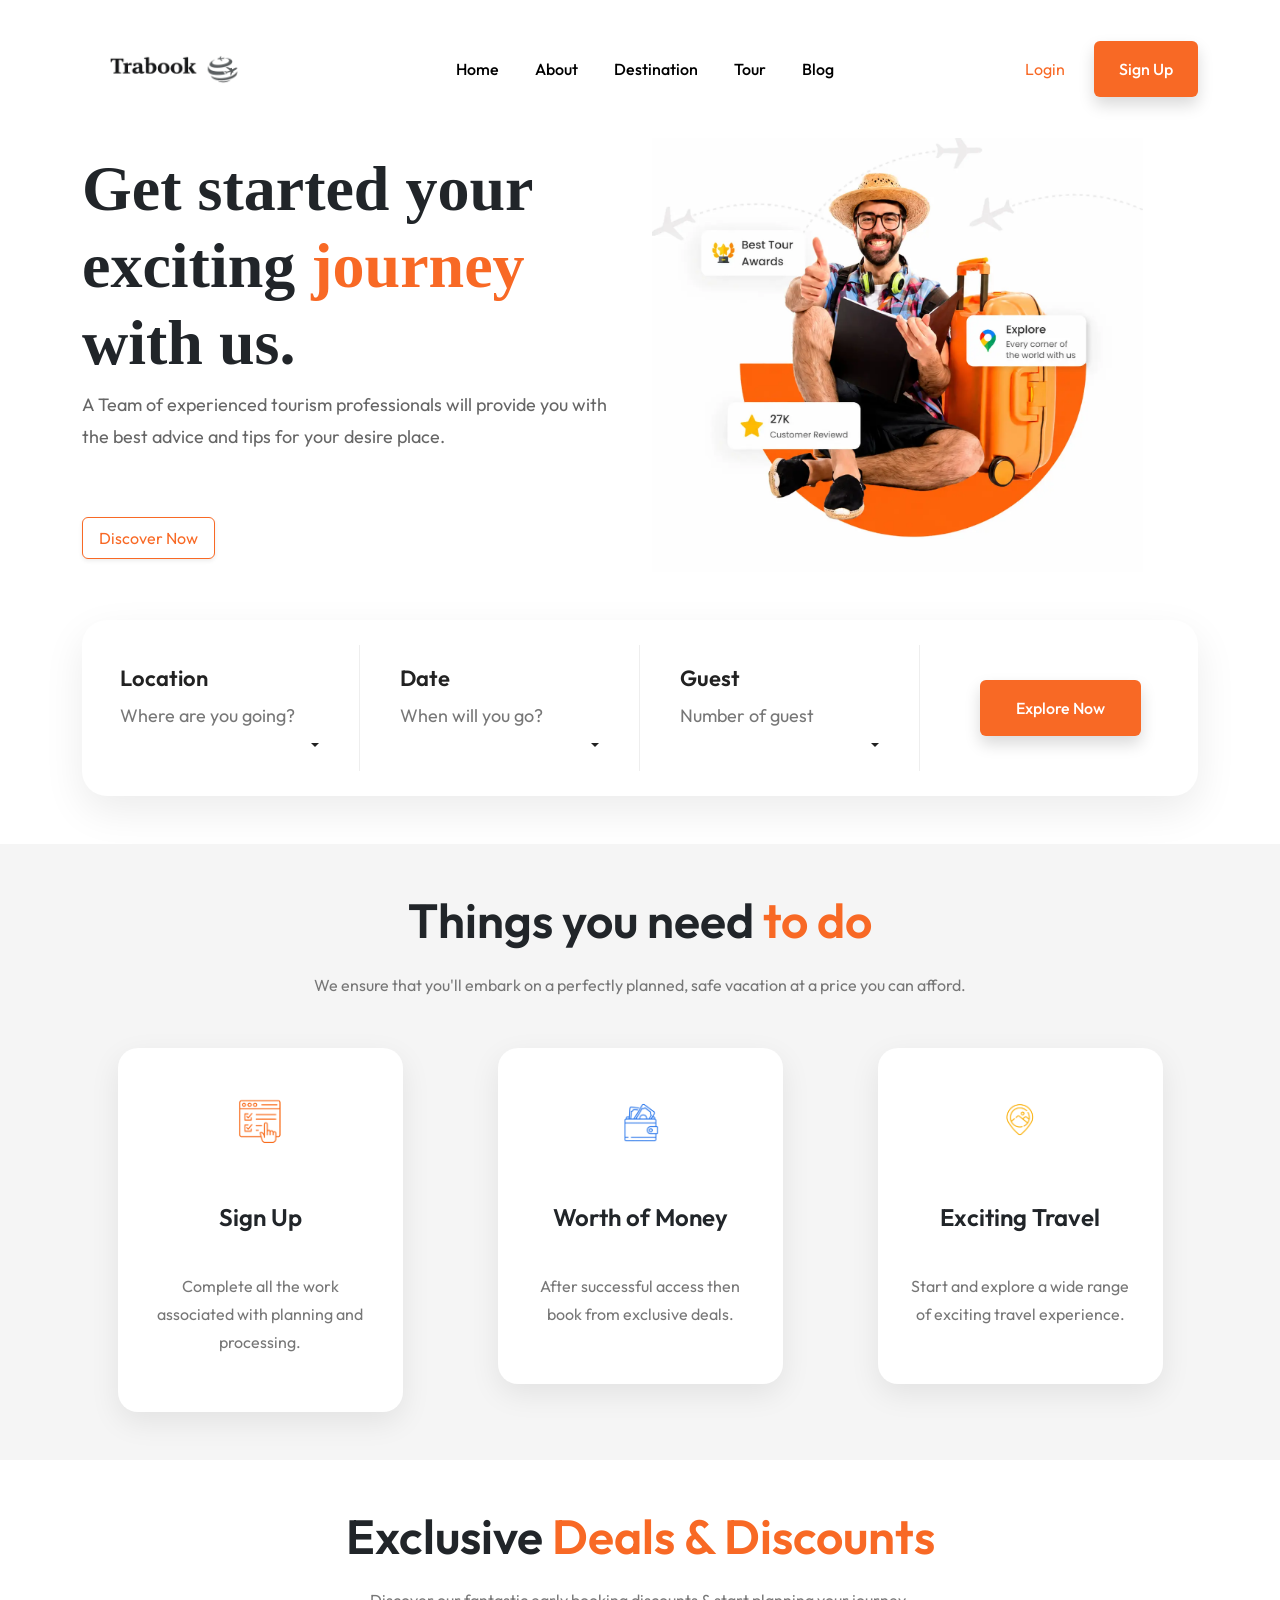
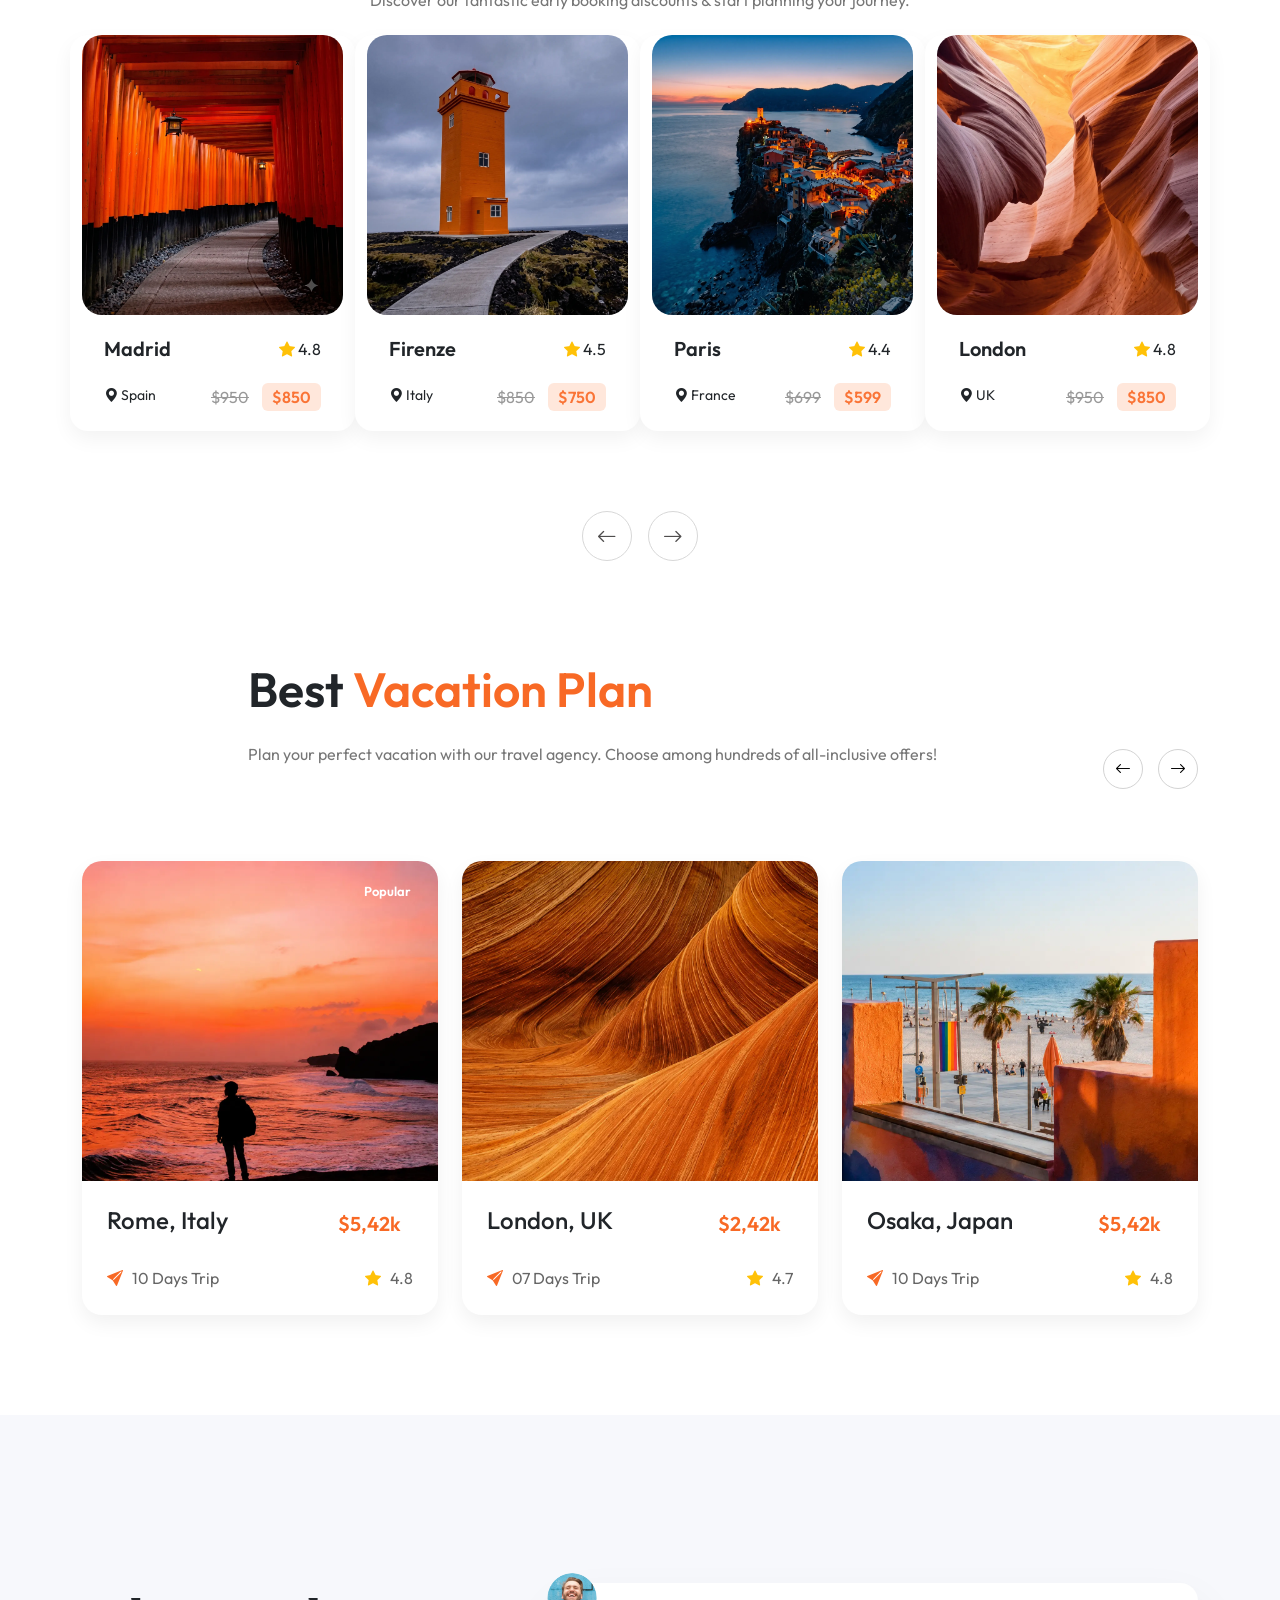
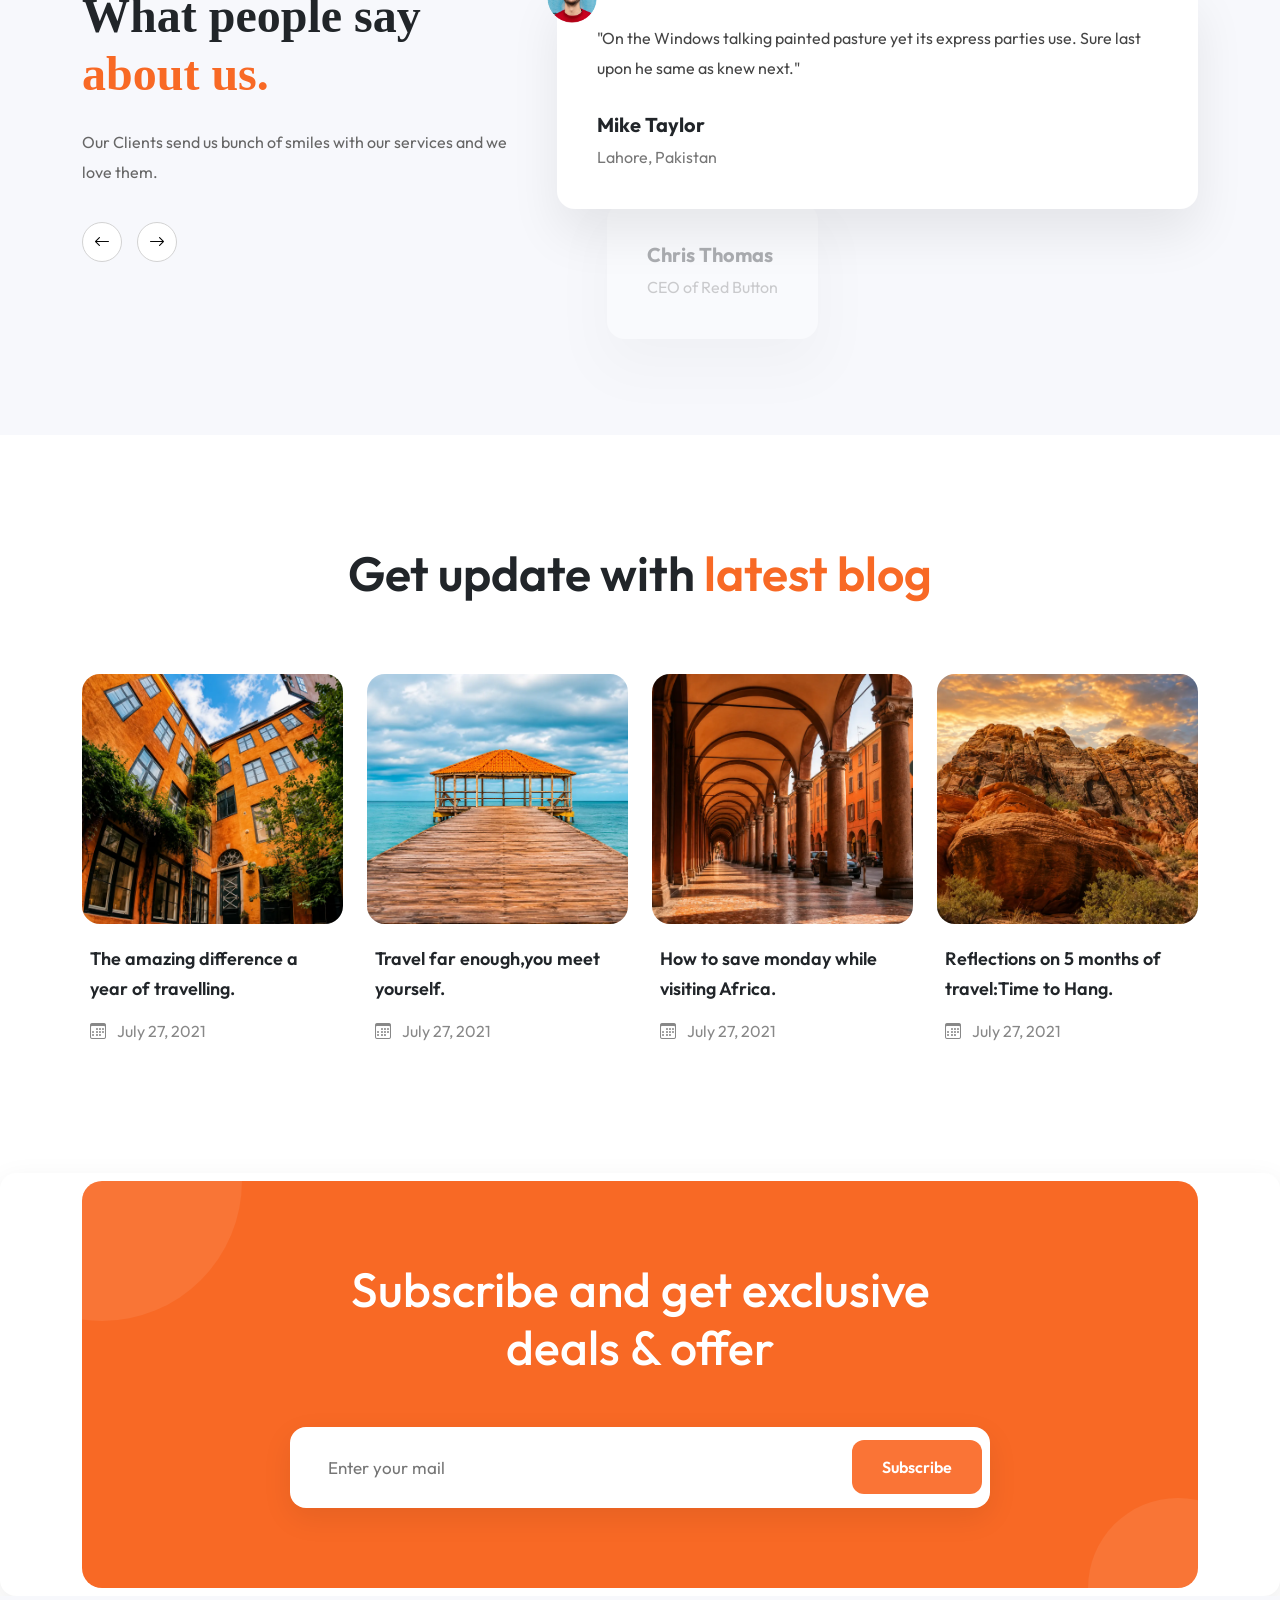
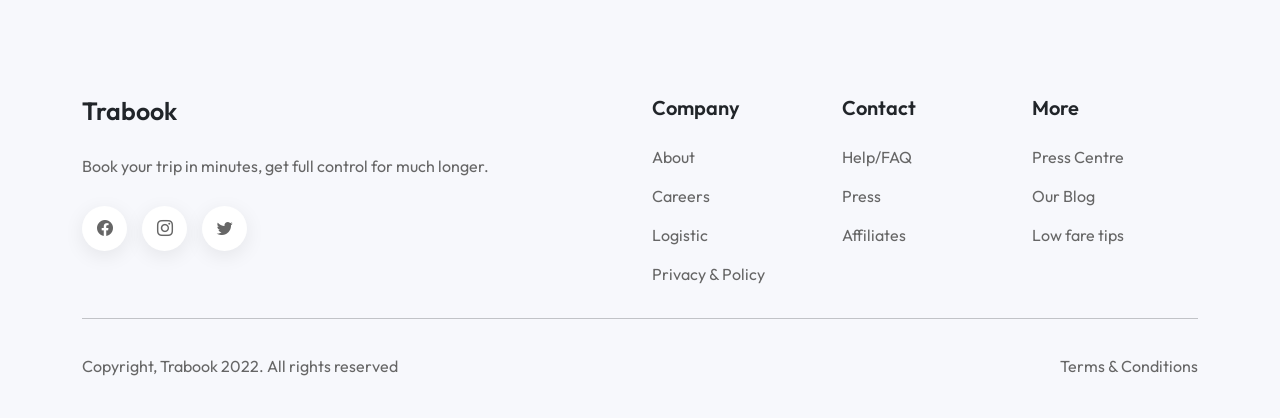
<file: index.html>
<!DOCTYPE html>
<html lang="en">

<head>
    <meta charset="UTF-8">
    <meta name="viewport" content="width=device-width, initial-scale=1.0">
    <title>Trabook</title>

    <link rel="preconnect" href="https://fonts.googleapis.com">
    <link rel="preconnect" href="https://fonts.gstatic.com" crossorigin>
    <link
        href="https://fonts.googleapis.com/css2?family=Bai+Jamjuree:ital,wght@0,200;0,300;0,400;0,500;0,600;0,700;1,200;1,300;1,400;1,500;1,600;1,700&family=Happy+Monkey&family=Orbitron:wght@400..900&family=Oswald:wght@200..700&family=Outfit:wght@100..900&family=Playfair+Display:ital,wght@0,400..900;1,400..900&display=swap"
        rel="stylesheet">
    <link href="https://cdn.jsdelivr.net/npm/bootstrap@5.3.7/dist/css/bootstrap.min.css" rel="stylesheet">
    <link rel="stylesheet" href="https://cdn.jsdelivr.net/npm/bootstrap-icons@1.13.1/font/bootstrap-icons.min.css">
    <link rel="stylesheet" href="index.css">
    <link rel="icon" href="./images/favicon.png">
</head>

<body>

    <!-- NAVBAR SECTION -->
    <header>
        <nav class="navbar navbar-expand-lg bg-white py-1">

            <div class="container">

                <a class="navbar-brand" href="#">
                    <img src="./images/logo.webp" alt="Logo" class="nav-logo">
                </a>

                <button class="navbar-toggler" type="button" data-bs-toggle="collapse" data-bs-target="#navbarMenu">
                    <span class="navbar-toggler-icon"></span>
                </button>

                <div class="collapse navbar-collapse" id="navbarMenu">
                    <ul class="navbar-nav mx-auto">

                        <li class="nav-item">
                            <a class="nav-link active" href="#hero">Home</a>
                        </li>

                        <li class="nav-item">
                            <a class="nav-link active" href="#testimonial">About</a>
                        </li>

                        <li class="nav-item">
                            <a class="nav-link active" href="#deals">Destination</a>
                        </li>

                        <li class="nav-item">
                            <a class="nav-link active" href="#vacation">Tour</a>
                        </li>

                        <li class="nav-item">
                            <a class="nav-link active" href="#blog">Blog</a>
                        </li>
                    </ul>

                    <div class="d-flex align-items-center" id="authButtons">

                        <a href="signin.html" class="btn text-decoration-none me-3" style="color: #F86925;">
                            Login
                        </a>

                        <a href="signup.html" class="btn explore-btn px-4 shadow">
                            Sign Up
                        </a>

                    </div>

                </div>

            </div>

        </nav>
    </header>

    <main>
        <!-- HERO SECTION -->
        <section class="hero-section" id="hero">
            <div class="container">

                <div class="row align-items-center">

                    <div class="col-lg-6">

                        <h1 class="hero-heading">Get started your exciting <span style="color: #F86925;">journey
                            </span>with us.</h1>
                        <p class="hero-description">A Team of experienced tourism professionals will provide you with
                            the best advice and tips for your desire place.</p>
                        <button class="hero-button bg-white rounded mt-5 px-3 py-2 shadow-sm">Discover Now</button>
                    </div>

                    <div class="col-lg-6">
                        <img src="./images/hero-image.webp"
                            alt="an image of a man sitting and reading a travel guide with his travel bag near to him"
                            class="hero-img img-fluid ">
                    </div>

                </div>

            </div>
        </section>

        <!-- SEARCH SECTION -->
        <section class="booking-section py-5" id="search">

            <div class="container">

                <div class="booking-box">

                    <div class="row">

                        <!-- Location -->
                        <div class="col-lg-3 booking-item dropdown">

                            <a href="#" class="booking-trigger dropdown-toggle" data-bs-toggle="dropdown">

                                <h5>Location</h5>
                                <p>Where are you going?</p>

                            </a>

                            <ul class="dropdown-menu shadow">
                                <li><a class="dropdown-item" href="#">Paris</a></li>
                                <li><a class="dropdown-item" href="#">London</a></li>
                                <li><a class="dropdown-item" href="#">Dubai</a></li>
                                <li><a class="dropdown-item" href="#">Maldives</a></li>
                            </ul>

                        </div>

                        <!-- Date -->
                        <div class="col-lg-3 booking-item dropdown">

                            <a href="#" class="booking-trigger dropdown-toggle" data-bs-toggle="dropdown">

                                <h5>Date</h5>
                                <p>When will you go?</p>

                            </a>

                            <ul class="dropdown-menu shadow">
                                <li><a class="dropdown-item" href="#">Today</a></li>
                                <li><a class="dropdown-item" href="#">Tomorrow</a></li>
                                <li><a class="dropdown-item" href="#">Next Week</a></li>
                            </ul>

                        </div>

                        <!-- Guest -->
                        <div class="col-lg-3 booking-item dropdown">

                            <a href="#" class="booking-trigger dropdown-toggle" data-bs-toggle="dropdown">

                                <h5>Guest</h5>
                                <p>Number of guest</p>

                            </a>

                            <ul class="dropdown-menu shadow">
                                <li><a class="dropdown-item" href="#">1 Guest</a></li>
                                <li><a class="dropdown-item" href="#">2 Guests</a></li>
                                <li><a class="dropdown-item" href="#">3 Guests</a></li>
                                <li><a class="dropdown-item" href="#">4+ Guests</a></li>
                            </ul>

                        </div>

                        <div class="search-item col-lg-3">
                            <button class="btn explore-btn shadow">Explore Now</button>
                        </div>

                    </div>

                </div>

            </div>

        </section>

        <!-- TO DO SECTION -->
        <section class="things py-5" id="todo">

            <div class="container">

                <div class="section-title text-center mb-5">

                    <h2>Things you need <span style="color:#F86925;">to do</span></h2>
                    <p>We ensure that you'll embark on a perfectly planned, safe vacation at a price you can afford.</p>

                </div>

                <div class="row justify-content-around g-4">

                    <!-- Card-1 -->
                    <div class="feature-card col-lg-3 col-md-6 h-100">

                        <div class="feature-icon">
                            <img src="./images/checklist-click.webp" alt="Checklist Icon image" width="70">
                        </div>

                        <h4>Sign Up</h4>
                        <p>Complete all the work associated with planning and processing.</p>

                    </div>

                    <!-- Card-2 -->
                    <div class="feature-card col-lg-3 col-md-6 h-100">

                        <div class="feature-icon">
                            <img src="./images/wallet.webp" alt="wallet icon" width="70">
                        </div>

                        <h4>Worth of Money</h4>
                        <p>After successful access then book from exclusive deals.</p>

                    </div>

                    <!-- Card-3 -->
                    <div class="feature-card col-lg-3 col-md-6 h-100">

                        <div class="feature-icon">
                            <img src="./images/location-icon.webp" alt="location icon" width="70">
                        </div>

                        <h4>Exciting Travel</h4>
                        <p>Start and explore a wide range of exciting travel experience.</p>

                    </div>

                </div>

            </div>

        </section>

        <section class="deals-section" id="deals">

            <div class="container">

                <div class="section-heading text-center mt-5">

                    <h2>Exclusive <span style="color: #F86925;">Deals & Discounts</span></h2>
                    <p>Discover our fantastic early booking discounts & start planning your journey.</p>
                </div>

                <div class="row g-4">

                    <!-- Card 1 -->
                    <div class="deal-card col-lg-3 col-md-6">

                        <div class="deal-image">

                            <img src="./images/madrid.webp" alt="Madrid image">

                            <div class="overlay">

                                <button class="btn book-btn book-now-btn">Book Now</button>

                            </div>

                        </div>

                        <div class="deal-body">

                            <div class="d-flex justify-content-between">
                                <h5>Madrid</h5>
                                <span><i class="bi bi-star-fill text-warning"></i> 4.8</span>
                            </div>

                            <div class="d-flex justify-content-between mt-3">

                                <small><i class="bi bi-geo-alt-fill"></i> Spain</small>

                                <div>
                                    <span class="old-price">$950</span>
                                    <span class="new-price">$850</span>
                                </div>

                            </div>

                        </div>

                    </div>

                    <!-- Card 2 -->
                    <div class="deal-card col-lg-3 col-md-6">

                        <div class="deal-image">

                            <img src="./images/firenze.webp" alt="Firenze image">

                            <div class="overlay">

                                <button class="btn book-btn book-now-btn">Book Now</button>

                            </div>

                        </div>

                        <div class="deal-body">

                            <div class="d-flex justify-content-between">
                                <h5>Firenze</h5>
                                <span><i class="bi bi-star-fill text-warning"></i> 4.5</span>
                            </div>

                            <div class="d-flex justify-content-between mt-3">

                                <small><i class="bi bi-geo-alt-fill"></i> Italy</small>

                                <div>
                                    <span class="old-price">$850</span>
                                    <span class="new-price">$750</span>
                                </div>

                            </div>

                        </div>

                    </div>

                    <!-- Card 3 -->
                    <div class="deal-card col-lg-3 col-md-6">

                        <div class="deal-image">

                            <img src="./images/paris.webp" alt="paris image">

                            <div class="overlay">

                                <button class="btn book-btn book-now-btn">Book Now</button>

                            </div>

                        </div>

                        <div class="deal-body">

                            <div class="d-flex justify-content-between">
                                <h5>Paris</h5>
                                <span><i class="bi bi-star-fill text-warning"></i> 4.4</span>
                            </div>

                            <div class="d-flex justify-content-between mt-3">

                                <small><i class="bi bi-geo-alt-fill"></i> France</small>

                                <div>
                                    <span class="old-price">$699</span>
                                    <span class="new-price">$599</span>
                                </div>

                            </div>

                        </div>

                    </div>

                    <!-- Card 4 -->
                    <div class="deal-card col-lg-3 col-md-6">

                        <div class="deal-image">

                            <img src="./images/london.webp" alt="london image">

                            <div class="overlay">

                                <button class="btn book-btn book-now-btn">Book Now</button>

                            </div>

                        </div>

                        <div class="deal-body">

                            <div class="d-flex justify-content-between">
                                <h5>London</h5>
                                <span><i class="bi bi-star-fill text-warning"></i> 4.8</span>
                            </div>

                            <div class="d-flex justify-content-between mt-3">

                                <small><i class="bi bi-geo-alt-fill"></i> UK</small>

                                <div>
                                    <span class="old-price">$950</span>
                                    <span class="new-price">$850</span>
                                </div>

                            </div>

                        </div>

                    </div>

                </div>

                <div class="navigation-btns d-flex justify-content-center align-items-center">

                    <button class="nav-btn prev-btn">
                        <i class="bi bi-arrow-left"></i>
                    </button>

                    <button class="nav-btn next-btn ms-3">
                        <i class="bi bi-arrow-right"></i>
                    </button>

                </div>

            </div>

        </section>

        <!-- VACATION SECTION -->
        <section class="vacation-section" id="vacation">

            <div class="container">

                <div class="vacation-header">

                    <div class="vacation-heading mx-auto">

                        <h2>Best <span style="color: #F86925;">Vacation Plan</span></h2>
                        <p>Plan your perfect vacation with our travel agency. Choose among hundreds of all-inclusive
                            offers!</p>
                    </div>

                    <div class="slider-buttons">

                        <button class="arrow-btn">
                            <i class="bi bi-arrow-left"></i>
                        </button>

                        <button class="arrow-btn active">
                            <i class="bi bi-arrow-right"></i>
                        </button>

                    </div>

                </div>

                <div class="row mt-5 g-4">

                    <!-- CARD-1 -->
                    <div class="col-lg-4 col-md-6">

                        <div class="vacation-card">

                            <div class="vacation-image">

                                <img src="./images/rome.webp" alt="Rome image">
                                <span class="popular-badge">Popular</span>

                            </div>

                            <div class="vacation-body">

                                <div class="price-tag d-flex justify-content-between">

                                    <h4>Rome, Italy</h4>
                                    <h5>$5,42k</h5>

                                </div>

                                <div class="d-flex justify-content-between mt-3">

                                    <span><i class="bi bi-send-fill" style="color: #F86925;"></i> 10 Days Trip</span>
                                    <span><i class="bi bi-star-fill text-warning"></i> 4.8</span>

                                </div>

                            </div>

                        </div>

                    </div>

                    <!-- CARD -2 -->
                    <div class="col-lg-4 col-md-6">

                        <div class="vacation-card">

                            <div class="vacation-image">

                                <img src="./images/london2.webp" alt="london image">

                            </div>

                            <div class="vacation-body">

                                <div class="price-tag d-flex justify-content-between">

                                    <h4>London, UK</h4>
                                    <h5>$2,42k</h5>

                                </div>

                                <div class="d-flex justify-content-between mt-3">

                                    <span><i class="bi bi-send-fill" style="color: #F86925;"></i> 07 Days Trip</span>
                                    <span><i class="bi bi-star-fill text-warning"></i> 4.7</span>

                                </div>

                            </div>

                        </div>

                    </div>

                    <!-- CARD-3 -->
                    <div class="col-lg-4 col-md-6">

                        <div class="vacation-card">

                            <div class="vacation-image">

                                <img src="./images/osaka.webp" alt="osaka image">

                            </div>

                            <div class="vacation-body">

                                <div class="price-tag d-flex justify-content-between">

                                    <h4>Osaka, Japan</h4>
                                    <h5>$5,42k</h5>

                                </div>

                                <div class="d-flex justify-content-between mt-3">

                                    <span><i class="bi bi-send-fill" style="color: #F86925;"></i> 10 Days Trip</span>
                                    <span><i class="bi bi-star-fill text-warning"></i> 4.8</span>

                                </div>

                            </div>

                        </div>

                    </div>
                </div>

            </div>

        </section>

        <section class="testimonial-section" id="testimonial">

            <div class="container">

                <div class="row align-items-center">

                    <div class="testimonial-heading col-lg-5">

                        <h2>What people say <span style="color: #F86925;">about us.</span></h2>
                        <p>Our Clients send us bunch of smiles with our services and we love them.</p>

                        <div class="slider-buttons">

                            <button class="arrow-btn">
                                <i class="bi bi-arrow-left"></i>
                            </button>

                            <button class="arrow-btn active">
                                <i class="bi bi-arrow-right"></i>
                            </button>

                        </div>
                    </div>

                    <div class="col-lg-7">

                        <div class="testimonial-wrapper">

                            <!-- FRONT CARD -->
                            <div class="testimonial-card active-card mt-5">

                                <img src="images/avatar.webp" class="profile-img" alt="avatar image">

                                <p>"On the Windows talking painted pasture yet its express parties use. Sure last upon
                                    he same as knew next."</p>
                                <h5>Mike Taylor</h5>
                                <span style="color:#777;">Lahore, Pakistan</span>

                            </div>

                            <!-- BACK CARD -->
                            <div class="testimonial-card second-card mt-5">


                                <h5>Chris Thomas</h5>
                                <span style="color:#777;">CEO of Red Button</span>


                            </div>

                        </div>

                    </div>

                </div>

            </div>

        </section>

        <!-- Blog Section -->

        <section class="blog-section" id="blog">

            <div class="container">

                <div class="section-heading text-center">

                    <h2>Get update with <span style="color: #F86925;">latest blog</span></h2>

                </div>

                <div class="row g-4 mt-5">

                    <!-- CARD-1 -->
                    <div class="col-lg-3 col-md-6">

                        <article class="blog-card">

                            <div class="blog-image">

                                <img src="./images/blog-1.webp" alt="Blog Image">

                            </div>

                            <div class="blog-body">

                                <h5>The amazing difference a year of travelling.</h5>
                                <span style="color:#888;"><i class="bi bi-calendar3"></i> July 27, 2021</span>

                            </div>

                        </article>

                    </div>

                    <!-- CARD-2 -->
                    <div class="col-lg-3 col-md-6">

                        <article class="blog-card">

                            <div class="blog-image">

                                <img src="./images/blog-2.webp" alt="Blog Image">

                            </div>

                            <div class="blog-body">

                                <h5>Travel far enough,you meet yourself.</h5>
                                <span style="color:#888;"><i class="bi bi-calendar3"></i> July 27, 2021</span>

                            </div>

                        </article>

                    </div>

                    <!-- CARD-3 -->
                    <div class="col-lg-3 col-md-6">

                        <article class="blog-card">

                            <div class="blog-image">

                                <img src="./images/blog-3.webp" alt="Blog Image">

                            </div>

                            <div class="blog-body">

                                <h5>How to save monday while visiting Africa.</h5>
                                <span style="color:#888;"><i class="bi bi-calendar3"></i> July 27, 2021</span>

                            </div>

                        </article>

                    </div>

                    <!-- CARD-4 -->
                    <div class="col-lg-3 col-md-6">

                        <article class="blog-card">

                            <div class="blog-image">

                                <img src="./images/blog-4.webp" alt="Blog Image">

                            </div>

                            <div class="blog-body">

                                <h5>Reflections on 5 months of travel:Time to Hang.</h5>
                                <span style="color:#888;"><i class="bi bi-calendar3"></i> July 27, 2021</span>

                            </div>

                        </article>

                    </div>

                </div>

            </div>

        </section>

        <section class="newsletter" id="subscribe">

            <div class="container">

                <div class="newsletter-box">

                    <div class="circle one"></div>

                    <div class="circle two"></div>

                    <h2>Subscribe and get exclusive deals & offer</h2>

                    <form class="newsletter-form">

                        <div class="newsletter">

                            <div class="message">

                                <span class="input-icon"></span>
                                <input type="email" placeholder="Enter your mail">
                            </div>

                            <button class="subscribe-btn">Subscribe</button>

                        </div>

                    </form>

                </div>

            </div>

        </section>

    </main>

    <!-- FOOTER SECTION -->
    <footer class="footer">

        <div class="container">

            <div class="row gy-5">

                <!-- Company -->
                <div class="col-lg-6">

                    <h3 class="footer-logo">Trabook</h3>
                    <p class="footer-text">Book your trip in minutes, get full control for much longer.</p>
                    <!-- Social-Links -->
                    <div class="social-links">

                        <a href="#"><i class="bi bi-facebook"></i></a>
                        <a href="#"><i class="bi bi-instagram"></i></a>
                        <a href="#"><i class="bi bi-twitter"></i></a>

                    </div>

                </div>

                <!-- Company Links -->
                <div class="col-lg-2">

                    <h5>Company</h5>

                    <ul>
                        <li><a href="#">About</a></li>
                        <li><a href="#">Careers</a></li>
                        <li><a href="#">Logistic</a></li>
                        <li><a href="#">Privacy & Policy</a></li>
                    </ul>

                </div>

                <!-- Contact -->
                <div class="col-lg-2">

                    <h5>Contact</h5>

                    <ul>
                        <li><a href="#">Help/FAQ</a></li>
                        <li><a href="#">Press</a></li>
                        <li><a href="#">Affiliates</a></li>

                    </ul>

                </div>

                <!-- More -->
                <div class="col-lg-2">

                    <h5>More</h5>

                    <ul>
                        <li><a href="#">Press Centre</a></li>
                        <li><a href="#">Our Blog</a></li>
                        <li><a href="#">Low fare tips</a></li>

                    </ul>

                </div>

            </div>

            <hr>

            <div class="footer-bottom">

                <p>Copyright, Trabook 2022. All rights reserved </p>
                <a href="#">Terms & Conditions</a>

            </div>

        </div>

    </footer>

    <script src="https://cdn.jsdelivr.net/npm/bootstrap@5.3.8/dist/js/bootstrap.bundle.min.js"
        integrity="sha384-FKyoEForCGlyvwx9Hj09JcYn3nv7wiPVlz7YYwJrWVcXK/BmnVDxM+D2scQbITxI"
        crossorigin="anonymous"></script>
    <script src="./js/auth.js"></script>   
    <script src="./js/booking.js"></script> 
</body>

</html>
</file>
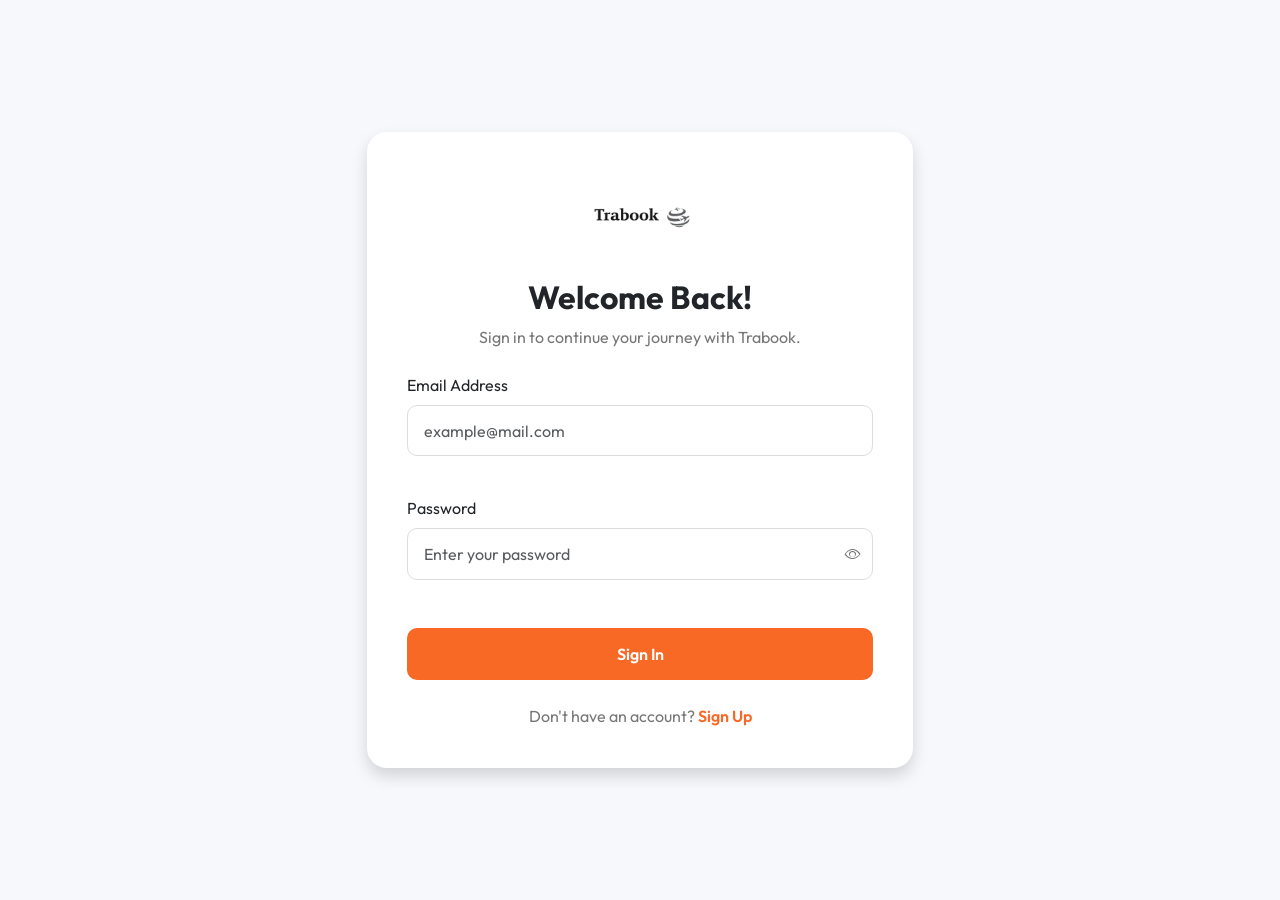
<file: booking.html>
<!DOCTYPE html>
<html lang="en">

<head>

    <meta charset="UTF-8">

    <meta name="viewport" content="width=device-width, initial-scale=1.0">

    <title>Trabook | Book Your Trip</title>

    <!-- Google Font -->
    <link rel="preconnect" href="https://fonts.googleapis.com">
    <link rel="preconnect" href="https://fonts.gstatic.com" crossorigin>
    <link href="https://fonts.googleapis.com/css2?family=Outfit:wght@100..900&display=swap" rel="stylesheet">

    <!-- Bootstrap -->
    <link href="https://cdn.jsdelivr.net/npm/bootstrap@5.3.7/dist/css/bootstrap.min.css" rel="stylesheet">

    <!-- Bootstrap Icons -->
    <link rel="stylesheet" href="https://cdn.jsdelivr.net/npm/bootstrap-icons@1.13.1/font/bootstrap-icons.min.css">

    <!-- Your CSS -->
    <link rel="stylesheet" href="./index.css">

</head>

<body>

    <section class="auth-section">

        <div class="container">

            <div class="row min-vh-100 align-items-center justify-content-center">

                <div class="col-lg-7 col-md-9">

                    <div class="auth-card shadow">

                        <div class="text-center mb-4">

                            <a href="index.html">
                                <img src="./images/logo.webp" alt="Trabook Logo" class="auth-logo">
                            </a>

                            <h2>Book Your Trip ✈️</h2>
                            <p>
                                Fill in your details and start your next adventure.
                            </p>

                        </div>


                        <form id="bookingForm" novalidate>

                            <div class="row">

                                <!-- Full Name -->

                                <div class="col-md-6 mb-3">

                                    <label for="bookingName" class="form-label">
                                        Full Name
                                    </label>

                                    <input type="text" class="form-control" id="bookingName"
                                        placeholder="Enter your name">

                                    <small class="error-message" id="bookingNameError">
                                    </small>

                                </div>

                                <!-- Email -->

                                <div class="col-md-6 mb-3">

                                    <label for="bookingEmail" class="form-label">
                                        Email Address
                                    </label>

                                    <input type="email" class="form-control" id="bookingEmail"
                                        placeholder="example@mail.com">

                                    <small class="error-message" id="bookingEmailError">
                                    </small>

                                </div>

                            </div>

                            <div class="row">

                                <!-- Destination -->

                                <div class="col-md-6 mb-3">

                                    <label for="destination" class="form-label">
                                        Destination
                                    </label>

                                    <select class="form-select" id="destination">

                                        <option value="">
                                            Select destination
                                        </option>

                                        <option value="Madrid">
                                            Madrid
                                        </option>

                                        <option value="Firenze">
                                            Firenze
                                        </option>

                                        <option value="Paris">
                                            Paris
                                        </option>

                                        <option value="London">
                                            London
                                        </option>

                                    </select>

                                    <small class="error-message" id="destinationError">
                                    </small>

                                </div>

                                <!-- Travelers -->

                                <div class="col-md-6 mb-3">

                                    <label for="travelers" class="form-label">
                                        Number of Travelers
                                    </label>

                                    <input type="number" class="form-control" id="travelers" min="1"
                                        placeholder="Number of travelers">

                                    <small class="error-message" id="travelersError">
                                    </small>

                                </div>

                            </div>

                            <div class="row">

                                <!-- Departure Date -->

                                <div class="col-md-6 mb-3">

                                    <label for="departureDate" class="form-label">
                                        Departure Date
                                    </label>

                                    <input type="date" class="form-control" id="departureDate">

                                    <small class="error-message" id="departureDateError">
                                    </small>

                                </div>

                                <!-- Return Date -->

                                <div class="col-md-6 mb-3">

                                    <label for="returnDate" class="form-label">
                                        Return Date
                                    </label>

                                    <input type="date" class="form-control" id="returnDate">

                                    <small class="error-message" id="returnDateError">
                                    </small>

                                </div>

                            </div>

                            <!-- Submit -->

                            <button type="submit" class="btn auth-submit-btn w-100">
                                Confirm Booking
                            </button>

                            <p class="text-center mt-4 mb-0">
                                <a href="index.html" class="auth-link">
                                    ← Back to Home
                                </a>
                            </p>

                        </form>

                    </div>

                </div>

            </div>

        </div>

    </section>

    <script src="./js/booking-form.js"></script>

</body>

</html>
</file>
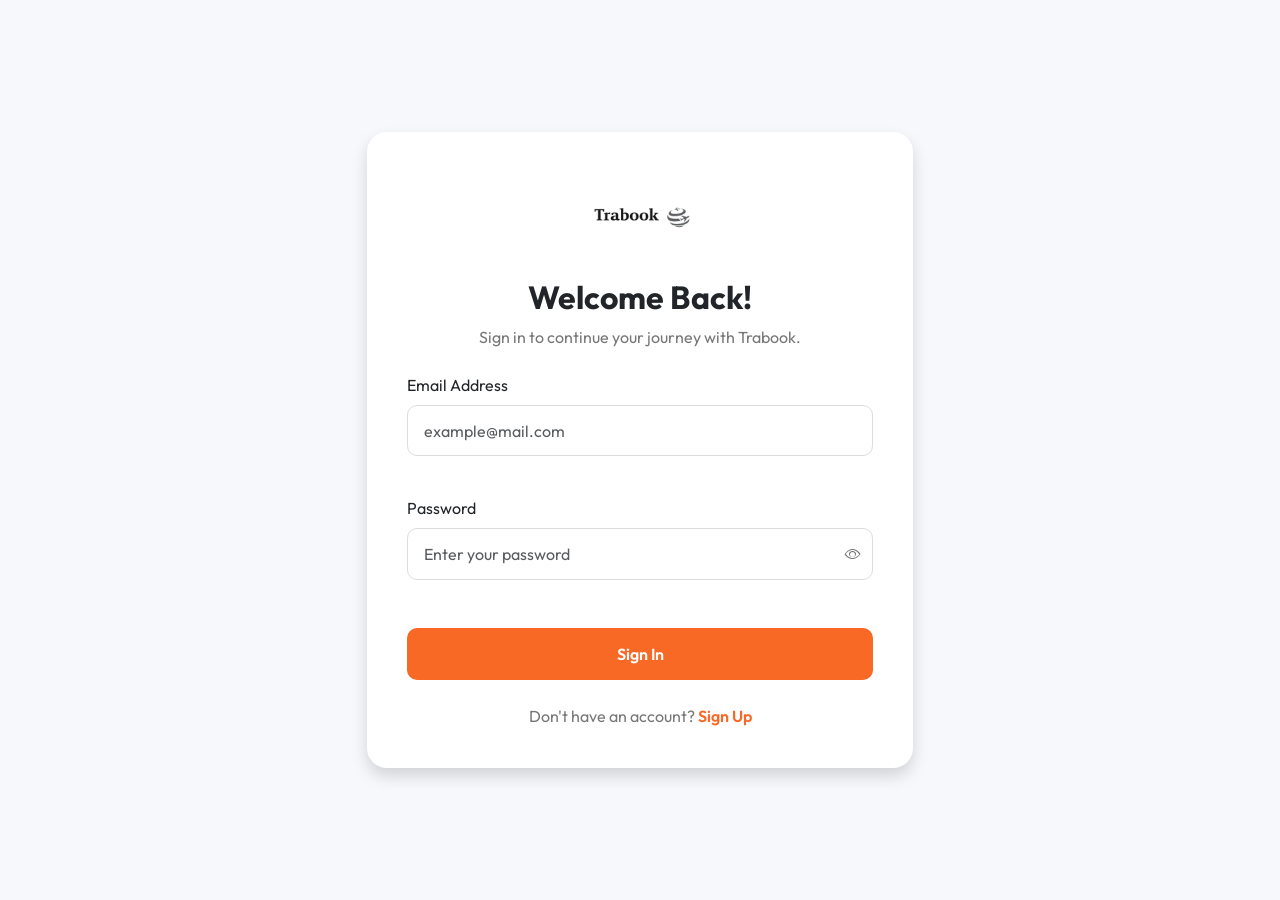
<file: my-bookings.html>
<!DOCTYPE html>
<html lang="en">

<head>
    <meta charset="UTF-8">

    <meta name="viewport" content="width=device-width, initial-scale=1.0">

    <title>Trabook | My Bookings</title>

    <!-- Google Font -->
    <link rel="preconnect" href="https://fonts.googleapis.com">
    <link rel="preconnect" href="https://fonts.gstatic.com" crossorigin>
    <link href="https://fonts.googleapis.com/css2?family=Outfit:wght@100..900&display=swap" rel="stylesheet">

    <!-- Bootstrap -->
    <link href="https://cdn.jsdelivr.net/npm/bootstrap@5.3.7/dist/css/bootstrap.min.css" rel="stylesheet">

    <!-- Bootstrap Icons -->
    <link rel="stylesheet" href="https://cdn.jsdelivr.net/npm/bootstrap-icons@1.13.1/font/bootstrap-icons.min.css">

    <!-- Existing CSS -->
    <link rel="stylesheet" href="./index.css">

</head>

<body>

    <section class="auth-section">

        <div class="container py-5">

            <!-- Page Header -->

            <div class="text-center mb-5">

                <a href="index.html">

                    <img src="./images/logo.webp" alt="Trabook Logo" class="auth-logo">

                </a>

                <h2>My Bookings ✈️</h2>

                <p>
                    View and manage your travel bookings.
                </p>

            </div>


            <!-- Booking Container -->

            <div class="row justify-content-center" id="bookingContainer">

                <!-- Booking will appear here -->

            </div>


            <!-- Back Button -->

            <div class="text-center mt-4">

                <a href="index.html" class="btn auth-submit-btn px-4">

                    ← Back to Home

                </a>

            </div>

        </div>

    </section>


    <script src="./js/my-bookings.js"></script>

</body>

</html>
</file>
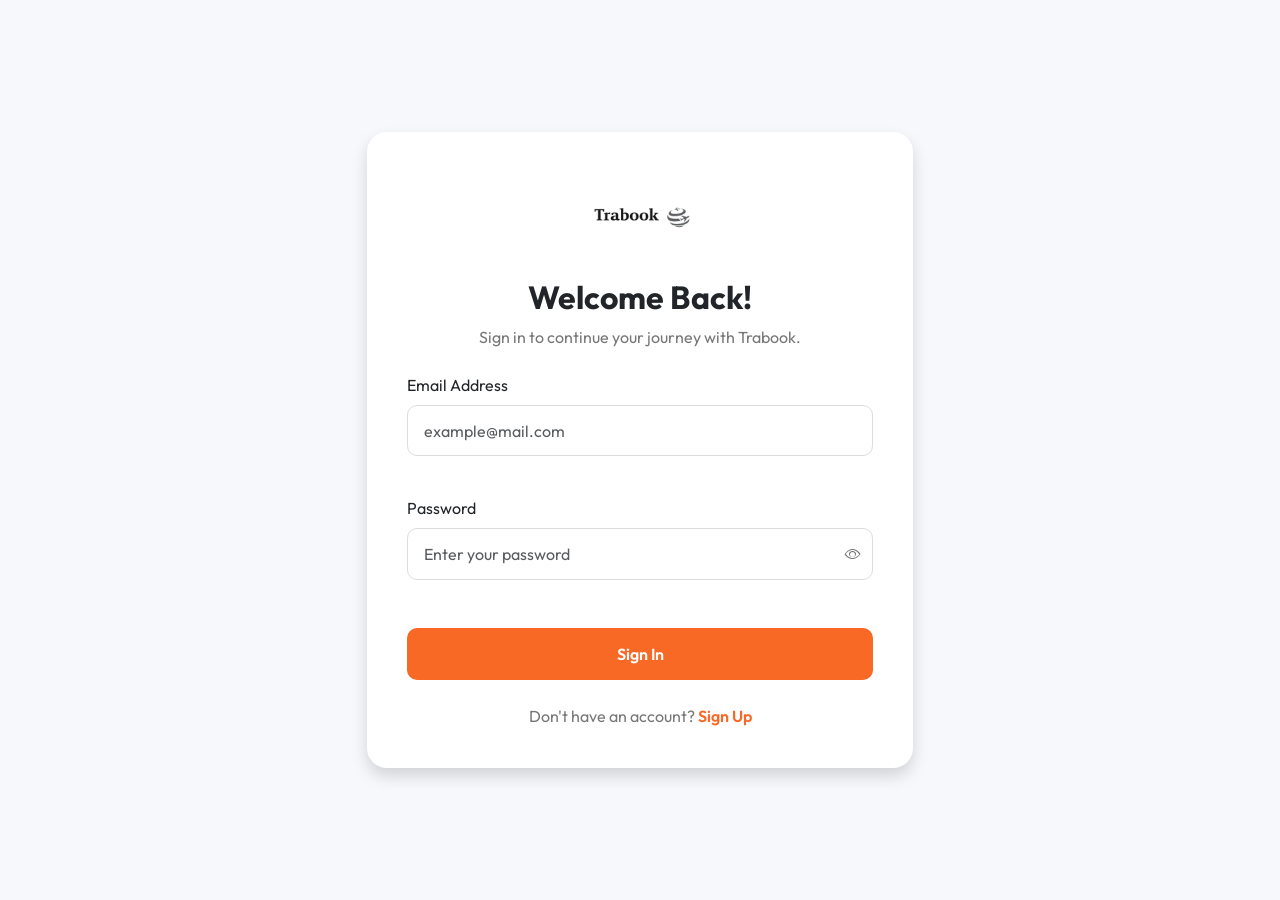
<file: signin.html>
<!DOCTYPE html>
<html lang="en">

<head>
    <meta charset="UTF-8">
    <meta name="viewport" content="width=device-width, initial-scale=1.0">
    <title>Trabook | Sign In</title>

    <!-- Google Font -->
    <link rel="preconnect" href="https://fonts.googleapis.com">
    <link rel="preconnect" href="https://fonts.gstatic.com" crossorigin>
    <link href="https://fonts.googleapis.com/css2?family=Outfit:wght@100..900&display=swap" rel="stylesheet">

    <!-- Bootstrap CSS -->
    <link href="https://cdn.jsdelivr.net/npm/bootstrap@5.3.7/dist/css/bootstrap.min.css" rel="stylesheet">

    <!-- Bootstrap Icons -->
    <link rel="stylesheet" href="https://cdn.jsdelivr.net/npm/bootstrap-icons@1.13.1/font/bootstrap-icons.min.css">

    <!-- Your existing CSS -->
    <link rel="stylesheet" href="./index.css">

</head>

<body>

    <section class="auth-section">

        <div class="container">

            <div class="row min-vh-100 align-items-center justify-content-center">

                <div class="col-lg-6 col-md-8">

                    <div class="auth-card shadow">

                        <!-- Logo -->

                        <div class="text-center mb-4">

                            <a href="index.html">

                                <img src="./images/logo.webp" alt="Trabook Logo" class="auth-logo">

                            </a>

                            <h2>Welcome Back!</h2>

                            <p>
                                Sign in to continue your journey with Trabook.
                            </p>

                        </div>

                        <!-- SIGN IN FORM -->

                        <form id="signinForm" novalidate>

                            <!-- Email -->

                            <div class="mb-3">

                                <label for="signinEmail" class="form-label">
                                    Email Address
                                </label>

                                <input type="email" class="form-control" id="signinEmail"
                                    placeholder="example@mail.com">

                                <small class="error-message" id="signinEmailError">
                                </small>

                            </div>

                            <!-- Password -->

                            <div class="mb-4">

                                <label for="signinPassword" class="form-label">
                                    Password
                                </label>

                                <div class="password-wrapper">

                                    <input type="password" class="form-control" id="signinPassword"
                                        placeholder="Enter your password">

                                    <button type="button" class="toggle-password" data-target="signinPassword">
                                        <i class="bi bi-eye"></i>
                                    </button>

                                </div>

                                <small class="error-message" id="signinPasswordError">
                                </small>

                            </div>

                            <!-- Sign In Button -->

                            <button type="submit" class="btn auth-submit-btn w-100">
                                Sign In
                            </button>

                            <!-- Redirect to Signup -->

                            <p class="text-center mt-4 mb-0">
                                Don't have an account?
                                <a href="signup.html" class="auth-link">
                                    Sign Up
                                </a>

                            </p>

                        </form>

                    </div>

                </div>

            </div>

        </div>

    </section>

    <script src="./js/signin.js"></script>

</body>

</html>
</file>
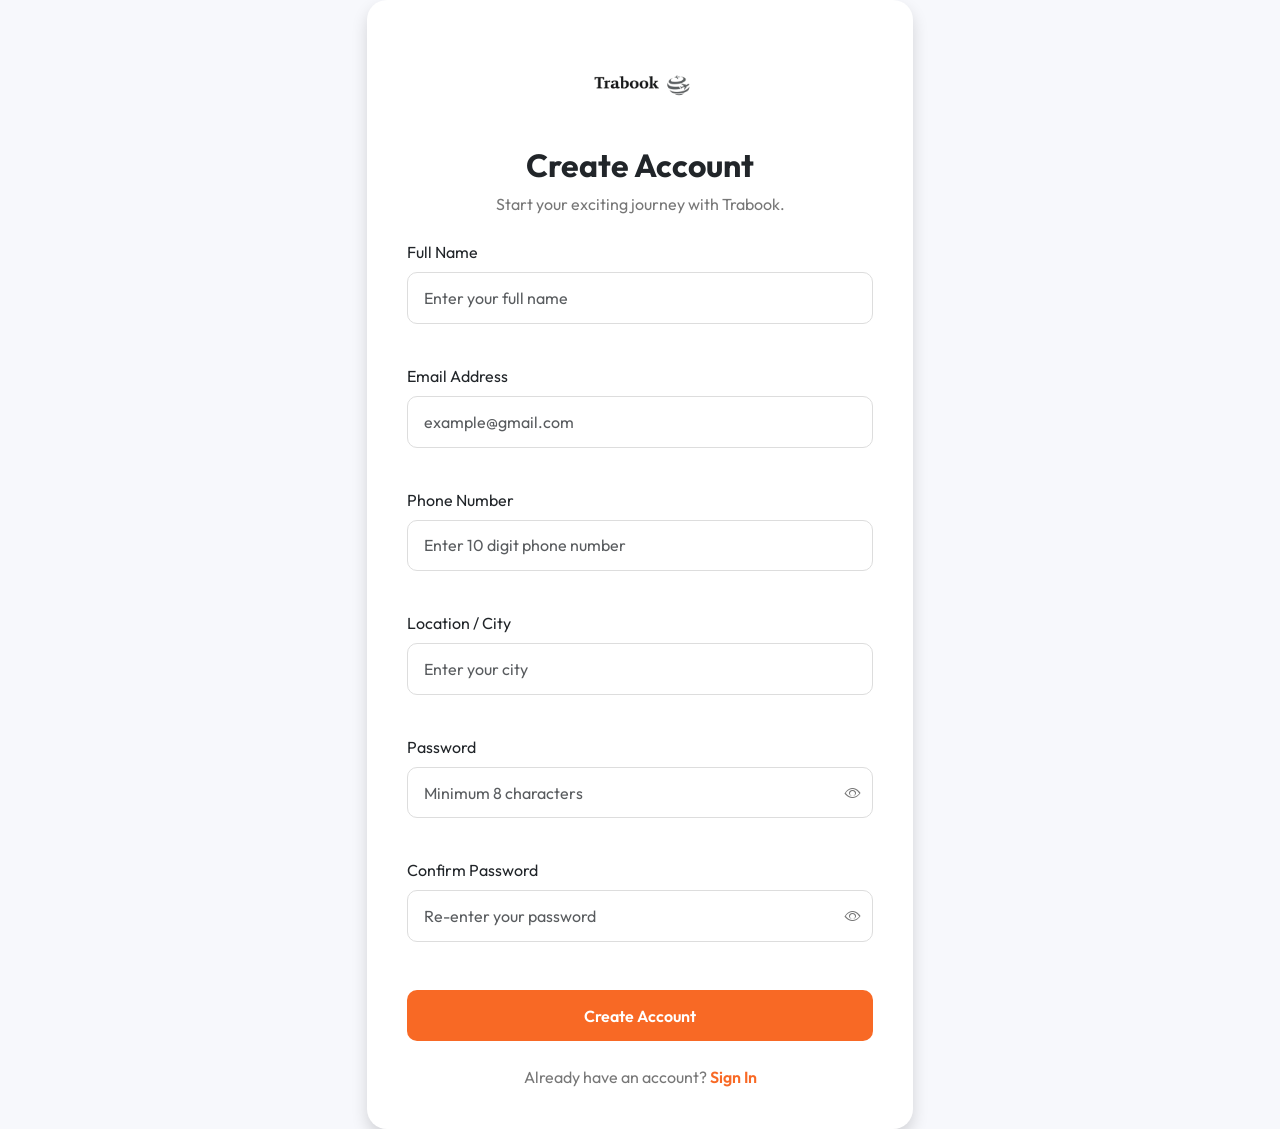
<file: signup.html>
<!DOCTYPE html>
<html lang="en">

<head>
    <meta charset="UTF-8">
    <meta name="viewport" content="width=device-width, initial-scale=1.0">
    <title>Trabook | Sign Up</title>

    <!-- Google Font -->
    <link rel="preconnect" href="https://fonts.googleapis.com">
    <link rel="preconnect" href="https://fonts.gstatic.com" crossorigin>
    <link href="https://fonts.googleapis.com/css2?family=Outfit:wght@100..900&display=swap" rel="stylesheet">

    <!-- Bootstrap -->
    <link href="https://cdn.jsdelivr.net/npm/bootstrap@5.3.7/dist/css/bootstrap.min.css" rel="stylesheet">

    <!-- Bootstrap Icons -->
    <link rel="stylesheet" href="https://cdn.jsdelivr.net/npm/bootstrap-icons@1.13.1/font/bootstrap-icons.min.css">
    <link rel="stylesheet" href="./index.css">
</head>

<body>

    <section class="auth-section">

        <div class="container">

            <div class="row min-vh-100 align-items-center justify-content-center">

                <div class="col-lg-6 col-md-8">

                    <div class="auth-card shadow">

                        <!-- logo -->

                        <div class="text-center mb-4">

                            <a href="index.html">

                                <img src="./images/logo.webp" alt="Trabook Logo" class="auth-logo">

                            </a>

                            <h2>Create Account</h2>

                            <p>
                                Start your exciting journey with Trabook.
                            </p>

                        </div>

                        <!-- SIGNUP FORM -->
                        <form id="signupForm" novalidate>

                            <!-- Full Name -->

                            <div class="mb-3">

                                <label for="fullName" class="form-label">
                                    Full Name
                                </label>

                                <input type="text" class="form-control" id="fullName"
                                    placeholder="Enter your full name">

                                <small class="error-message" id="fullNameError">
                                </small>

                            </div>

                            <!-- Email -->

                            <div class="mb-3">

                                <label for="email" class="form-label">
                                    Email Address
                                </label>

                                <input type="email" class="form-control" id="email" placeholder="example@gmail.com">

                                <small class="error-message" id="emailError">
                                </small>

                            </div>

                            <!-- Phone Number -->

                            <div class="mb-3">

                                <label for="phone" class="form-label">
                                    Phone Number
                                </label>

                                <input type="tel" class="form-control" id="phone"
                                    placeholder="Enter 10 digit phone number">

                                <small class="error-message" id="phoneError">
                                </small>

                            </div>

                            <!-- Location / City -->

                            <div class="mb-3">

                                <label for="city" class="form-label">
                                    Location / City
                                </label>

                                <input type="text" class="form-control" id="city" placeholder="Enter your city">

                                <small class="error-message" id="cityError">
                                </small>

                            </div>

                            <!-- Password -->

                            <div class="mb-3">

                                <label for="password" class="form-label">
                                    Password
                                </label>

                                <div class="password-wrapper">

                                    <input type="password" class="form-control" id="password"
                                        placeholder="Minimum 8 characters">

                                    <button type="button" class="toggle-password" data-target="password">

                                        <i class="bi bi-eye"></i>

                                    </button>

                                </div>

                                <small class="error-message" id="passwordError">
                                </small>

                            </div>


                            <!-- Confirm Password -->

                            <div class="mb-4">

                                <label for="confirmPassword" class="form-label">
                                    Confirm Password
                                </label>

                                <div class="password-wrapper">

                                    <input type="password" class="form-control" id="confirmPassword"
                                        placeholder="Re-enter your password">

                                    <button type="button" class="toggle-password" data-target="confirmPassword">

                                        <i class="bi bi-eye"></i>

                                    </button>

                                </div>

                                <small class="error-message" id="confirmPasswordError">
                                </small>

                            </div>

                            <!-- Submit Button -->

                            <button type="submit" class="btn auth-submit-btn w-100">
                                Create Account
                            </button>

                            <!-- Redirect -->

                            <p class="text-center mt-4 mb-0">
                                Already have an account?
                                <a href="signin.html" class="auth-link">
                                    Sign In
                                </a>
                            </p>

                        </form>

                    </div>

                </div>

            </div>

        </div>

    </section>


    <script src="./js/signup.js"></script>
</body>

</html>
</file>
<file: index.css>
* {
  margin: 0;
  padding: 0;
  box-sizing: border-box;
}

body {
  font-family: "Outfit", sans-serif;
}

/* NAV SECTION */

.nav-logo {
  width: auto;
  height: 120px;
  object-fit: contain;
}

.navbar-brand {
  font-weight: 700;
}

.nav-link {
  color: black;
  font-weight: 500;
  margin: 0 10px;
  transition: 0.3s;
}

/* HERO SECTION */

.hero-heading {
  font-family: "Volkhov", serif;
  font-weight: 700;
  font-size: 64px;
}

.hero-description {
  font-size: 18px;
  color: #666;
  line-height: 32px;
}

.hero-button {
  border: 1px solid #f86925;
  color: #f86925;
  transition: all 0.3s ease;
}
.hero-button:hover {
  background-color: #f25c05;
  transform: translateY(-3px);
  box-shadow: 0 10px 20px rgba(13, 110, 253, 0.3);
}

.hero-img {
  text-align: center;
  width: 90%;
}

.hero-img img {
  width: 90%;
}

/* SEARCH SECTION */

.booking-box{
    background:#fff;
    border-radius:25px;
    box-shadow:0 15px 40px rgba(0,0,0,.08);
    padding:25px 10px;
}

.booking-item{
    padding:20px 40px;
    position:relative;
}

.booking-item:not(:last-child){
    border-right:1px solid #eee;
}

.booking-trigger{
    text-decoration:none;
    display:block;
    color:#222;
}

.booking-trigger h5{
    font-size:22px;
    font-weight:600;
    margin-bottom:10px;
}

.booking-trigger p{
    margin:0;
    color:#777;
    font-size:18px;
}

.booking-trigger::after{
    float:right;
    margin-top:14px;
}

.dropdown-menu{
    width:100%;
    border:none;
    border-radius:15px;
    padding:10px;
}

.dropdown-item{
    padding:10px 15px;
    border-radius:8px;
}

.dropdown-item:hover{
    background:#f86925;
    color:#fff;
}

@media(max-width:991px){

    .booking-item:not(:last-child){
        border-right:none;
        border-bottom:1px solid #eee;
    }

    .booking-item{
        padding:25px;
    }

}
 .search-section {
  margin-top: -40px;
  position: relative;
  z-index: 10;
}

.search-item {
  border-radius: 18px;
  display: flex;
  justify-content: center;
  align-items: center;
  padding: 35px;
}

.explore-btn {
  background: #f86925;
  color: white;
  padding: 15px 35px;
  border-radius: 6px;
  font-weight: 500;
  transition: 0.3s;
}

.explore-btn:hover {
  background: #e5672f;
  color: white;
  transform: translateY(-2px);
}

/* TO DO SECTION */

.things {
  background: whitesmoke;
}

.section-title h2 {
  font-size: 48px;
  font-weight: 600;
}

.section-title p {
  width: auto;
  margin: 20px auto;
  color: #777;
  line-height: 30px;
}

.feature-card {
  background: white;
  padding: 40px 30px;
  border-radius: 20px;
  transition: 0.4s;
  text-align: center;
  box-shadow: 0 10px 30px rgba(0, 0, 0, 0.08);
  display: flex;
  flex-direction: column;
  align-items: center;
  justify-content: space-evenly;
  gap: 20px;
}

.feature-icon {
  width: 70px;
  height: 70px;
  border-radius: 15px;
  display: flex;
  justify-content: center;
  align-items: center;
  margin-bottom: 25px;
}

.feature-card h4 {
  font-weight: 600;
  margin-bottom: 20px;
}

.feature-card p {
  color: #777;
  line-height: 28px;
}

.feature-card:hover {
  transform: translateY(-12px);
  box-shadow: 0 25px 60px rgba(0, 0, 0, 0.08);
}

/* DEALS SECTION */

.deal-card {
  background: #fff;
  border-radius: 18px;
  overflow: hidden;
  transition: 0.35s;
  box-shadow: 0 8px 20px rgba(0, 0, 0, 0.05);
}

.deal-image {
  position: relative;
  overflow: hidden;
}

.deal-image img {
  width: 100%;
  height: 280px;
  object-fit: cover;
  transition: 0.5s;
  border-radius: 20px;
}

.overlay {
  position: absolute;
  inset: 0;
  background: rgba(0, 0, 0, 0.35);
  display: flex;
  justify-content: center;
  align-items: center;
  opacity: 0;
  transition: 0.4s;
  color: rgb(252, 238, 238);
}

.deal-card:hover .overlay {
  opacity: 1;
}

.deal-card:hover img {
  transform: scale(1.08);
}

.book-btn {
  background: #fa7436;
  color: white;
  padding: 12px 28px;
  border-radius: 8px;
}

.book-btn:hover {
  background: #e5672f;
  color: white;
}

.deal-body {
  padding: 22px;
}

.deal-body h5 {
  font-weight: 600;
}

.old-price {
  color: #999;
  text-decoration: line-through;
  margin-right: 10px;
}

.new-price {
  background: #ffe7db;
  color: #fa7436;
  padding: 4px 10px;
  border-radius: 6px;
  font-weight: 600;
}

.deal-card:hover {
  transform: translateY(-10px);
  box-shadow: 0 20px 50px rgba(0, 0, 0, 0.12);
}

.section-heading h2 {
  font-size: 48px;
  font-weight: 600;
}

.section-heading p {
  width: auto;
  margin: 20px auto;
  color: #777;
  line-height: 30px;
}

.navigation-btns {
  margin-top: 80px;
}

.nav-btn {
  width: 50px;
  height: 50px;
  border-radius: 50%;
  display: flex;
  justify-content: center;
  align-items: center;
  font-size: 20px;
  cursor: pointer;
  transition: all 0.35s ease;
}
.prev-btn {
  background: #fff;
  border: 1px solid #d8d8d8;
  color: #4f4d4d;
}

.prev-btn:hover {
  background: #f25c05;
  color: white;
  transform: translateX(-4px);
}

.next-btn {
  background: #fff;
  border: 1px solid #d8d8d8;
  color: #4f4d4d;
}

.next-btn:hover {
  background: #f25c05;
  color: white;
  transform: translateX(4px);
}

/* VACATION SECTION */

.vacation-section {
  padding: 100px 0;
  background: #fff;
}

.vacation-header {
  display: flex;
  justify-content: space-between;
  align-items: end;
  flex-wrap: wrap;
}

.vacation-heading h2 {
  font-size: 48px;
  font-weight: 600;
}

.vacation-heading p {
  width: auto;
  margin: 20px auto;
  color: #777;
  line-height: 30px;
}

.slider-buttons {
  display: flex;
  gap: 15px;
}

.arrow-btn {
  width: 40px;
  height: 40px;
  border-radius: 50%;
  border: 1px solid lightgray;
  background: white;
  transition: 0.3s;
}

.arrow-btn.active {
  color: black;
  border: 1px solid lightgray;
}

.arrow-btn:hover {
  background:#f86925;
  color: white;
  transform: translateX(-4px);
  transition: all 0.35s ease;
}

.arrow-btn.active:hover{
  background:#f86925;
  color: white;
  transform: translateX(4px);
  transition: all 0.35s ease;
}

/* VACATION-CARD */

.vacation-card {
  border-radius: 20px;
  overflow: hidden;
  background: white;
  transition: 0.35s;
  box-shadow: 0 8px 20px rgba(0, 0, 0, 0.06);
}

.vacation-image {
  overflow: hidden;
  position: relative;
}

.popular-badge {
  position: absolute;
  top: 15px;
  right: 15px;
  background: var(--primary);
  color: #fff;
  padding: 6px 12px;
  border-radius: 6px;
  font-size: 13px;
  font-weight: 600;
}

.vacation-image img {
  width: 100%;
  height: 320px;
  object-fit: cover;
  transition: 0.5s;
}

.vacation-body {
  padding: 25px;
}

.vacation-body span {
  color: #666;
}

.vacation-body h5 {
  color: var(--primary);
  font-weight: 700;
}

.vacation-body i {
  color: var(--primary);
  margin-right: 6px;
}

.vacation-card:hover {
  transform: translateY(-10px);
  box-shadow: 0 25px 50px rgba(0, 0, 0, 0.12);
}

.vacation-card:hover img {
  transform: scale(1.08);
}

.price-tag h5 {
  color: #f86925;
  padding: 6px 12px;
  border-radius: 8px;
  font-weight: 600;
}

/* TESTIMONIAL SECTION */

.testimonial-section {
  padding: 120px 0;
  background: #f7f8fc;
}

.testimonial-heading h2 {
  font-size: 48px;
  font-family: "Volkhov", serif;
  font-weight: 700;
}

.testimonial-heading p {
  margin: 25px 0 35px;
  color: #666;
  line-height: 30px;
}

.testimonial-wrapper {
  position: relative;
  height: 380px;
}

.testimonial-card {
  background: white;
  border-radius: 18px;
  padding: 40px;
  box-shadow: 0 25px 50px rgba(0, 0, 0, 0.08);
}

.profile-img {
  width: 50px;
  height: 50px;
  border-radius: 50%;
  position: absolute;
  top: -10px;
  left: -10px;
}

.active-card {
  position: absolute;
  z-index: 5;
}

.second-card {
  position: absolute;
  top: 220px;
  left: 50px;
  opacity: 0.35;
  z-index: 1;
}

.testimonial-card p {
  color: #444;
  line-height: 30px;
  margin-bottom: 30px;
}

.testimonial-card h5 {
  font-weight: 700;
}

.active-card:hover {
  transform: translateY(-8px);
  transition: 0.3s;
  border-left: 5px solid var(--primary);
}

/* BLOG-SECTION */

.blog-section {
  padding: 110px 0;
}

.blog-card {
  transition: 0.35s;
  cursor: pointer;
}

.blog-image {
  overflow: hidden;
  border-radius: 18px;
}

.blog-image img {
  width: 100%;
  height: 250px;
  object-fit: cover;
  transition: 0.5s;
}

.blog-body {
  padding: 20px 8px;
}

.blog-body h5 {
  font-size: 18px;
  line-height: 30px;
  font-weight: 600;
  margin-bottom: 15px;
}

.blog-card:hover img {
  transform: scale(1.08);
}

.blog-card:hover {
  transform: translateY(-10px);
}

.blog-card {
  border-radius: 18px;
}

.blog-card:hover {
  box-shadow: 0 25px 50px rgba(0, 0, 0, 0.12);
}

.blog-body i {
  color: var(--primary);
  margin-right: 8px;
}

/* NEWSLETTER SECTION */

.newsletter {
  padding: 120px 0;
}

.newsletter-box {
  background: #f86925;
  border-radius: 20px;
  padding: 80px 40px;
  text-align: center;
  position: relative;
  overflow: hidden;
}

.newsletter-box h2 {
  color: white;
  font-size: 48px;
  max-width: 700px;
  margin: auto;
  margin-bottom: 50px;
}

.newsletter-form {
  max-width: 700px;
  margin: auto;
}

.newsletter-form input {
  height: 65px;
  border: none;
  font-size: 17px;
}

.newsletter-form input:focus {
  box-shadow: none;
}

.input-group {
  overflow: hidden;
  border-radius: 12px;
}

.input-group-text {
  background: white;
  border: none;
  padding-left: 25px;
}

.input-group input {
  color: #999;
}

.input-group-text i {
  color: #999;
  font-size: 18px;
}

.newsletter {
  background: #fff;
  border-radius: 16px;
  padding: 8px;
  display: flex;
  justify-content: space-between;
  align-items: center;
  box-shadow: 0 10px 30px rgba(0, 0, 0, 0.08);
}

.input-icon {
  color: #999;
  margin-left: 15px;
}

.newsletter input {
  flex: 1;
  border: none;
  outline: none;
  padding: 15px;
}

.subscribe-btn {
  background: #fa7436;
  color: #fff;
  border: none;
  border-radius: 12px;
  padding: 15px 30px;
  font-weight: 600;
}

.subscribe-btn:hover {
  background: #e5672f;
  color: #fff;
}

.circle {
  position: absolute;
  border-radius: 50%;
  background: rgba(255, 255, 255, 0.08);
}

.one {
  width: 280px;
  height: 280px;
  top: -140px;
  left: -120px;
}

.two {
  width: 180px;
  height: 180px;
  bottom: -90px;
  right: -70px;
}

@media (max-width:560px){

  .newsletter{
    display: flex;
    flex-direction: column;
  }

  .message input {
  flex: 1;
  border: none;
  outline: none;
  padding: 10px;
}

  
}

/* FOOTER SECTION */

.footer {
  background: #f7f8fc;
  padding: 100px 0 40px;
}

.footer-logo {
  font-size: 25px;
  font-weight: 600;
}

.footer-text {
  margin: 25px 0;
  color: #666;
  line-height: 30px;
}

.social-links {
  display: flex;
  gap: 15px;
}

.social-links a {
  width: 45px;
  height: 45px;
  background: white;
  border-radius: 50%;
  display: flex;
  justify-content: center;
  align-items: center;
  text-decoration: none;
  color: #333;
  transition: 0.3s;
  box-shadow: 0 5px 20px rgba(0, 0, 0, 0.08);
}

.social-links a:hover {
  background: #f86925;
  color: white;
  transform: translateY(-5px);
}

.footer h5 {
  margin-bottom: 25px;
  font-weight: 600;
}

.footer ul {
  list-style: none;
  padding: 0;
}

.footer li {
  margin-bottom: 15px;
}

.footer a {
  text-decoration: none;
  color: #666;
  transition: 0.3s;
}

.footer a:hover {
  color: white;
}

/* BOTTOM FOOTER */

.footer-bottom {
  display: flex;
  justify-content: space-between;
  align-items: center;
  flex-wrap: wrap;
  margin-top: 35px;
}

.footer-bottom p {
  margin: 0;
  color: #666;
}

@media (max-width: 768px) {
  .footer {
    text-align: center;
  }

  .social-links {
    justify-content: center;
  }

  .footer-bottom {
    flex-direction: column;

    gap: 15px;
  }
}

/* AUTHENTICATION PAGES */

.auth-section {
  min-height: 100vh;
  background: #f7f8fc;
  font-family: "Outfit", sans-serif;
}

.auth-card {
  background: #ffffff;
  padding: 2.5rem;
  border-radius: 20px;
  max-width: 600px;
  margin: auto;
}

.auth-logo {
  height: 90px;
  width: auto;
  object-fit: contain;
  margin-bottom: 1rem;
}

.auth-card h2 {
  font-size: 2rem;
  font-weight: 700;
  margin-bottom: 0.5rem;
}

.auth-card p {
  color: #777;
}

.auth-card .form-control {
  padding: 0.8rem 1rem;
  border-radius: 10px;
  border: 1px solid #ddd;
}

.auth-card .form-control:focus {
  border-color: #f86925;
  box-shadow: 0 0 0 0.2rem rgba(248, 105, 37, 0.15);
}

.password-wrapper {
  position: relative;
}

.password-wrapper .form-control {
  padding-right: 3rem;
}

.toggle-password {
  position: absolute;
  right: 12px;
  top: 50%;
  transform: translateY(-50%);
  border: none;
  background: transparent;
  color: #777;
  cursor: pointer;
}

.error-message {
  display: block;
  min-height: 1.2rem;
  margin-top: 0.3rem;
  color: #dc3545;
  font-size: 0.85rem;
}

.form-control.valid {
  border-color: #198754;
}

.form-control.invalid {
  border-color: #dc3545;
}

.auth-submit-btn {
  background: #f86925;
  color: white;
  padding: 0.8rem;
  border-radius: 10px;
  font-weight: 600;
}

.auth-submit-btn:hover {
  background: #e5672f;
  color: white;
}

.auth-link {
  color: #f86925;
  font-weight: 600;
  text-decoration: none;
}

.auth-link:hover {
  text-decoration: underline;
}

/* Mobile */

@media (max-width: 768px) {

  .auth-card {
    padding: 1.5rem;
    border-radius: 15px;
  }

  .auth-card h2 {
    font-size: 1.7rem;
  }

}

/* Tablet */

@media (min-width: 769px) and (max-width: 1024px) {

  .auth-card {
    max-width: 550px;
  }

}

/* LOGGED IN USER NAVBAR */

.welcome-user {
  color: #f86925;
  font-weight: 600;
  white-space: nowrap;
}

.logout-btn {
  background-color: #f86925;
  color: #ffffff;
  padding: 0.5rem 1.2rem;
  border-radius: 5px;
  border: none;
}

.logout-btn:hover {
  background-color: #e5672f;
  color: #ffffff;
}

/* MY BOOKINGS PAGE */

.booking-card {
  background: #ffffff;
  padding: 2rem;
  border-radius: 20px;
}

.booking-header {
  display: flex;
  justify-content: space-between;
  align-items: center;
  border-bottom: 1px solid #eeeeee;
  padding-bottom: 1rem;
}

.booking-header h3 {
  margin: 0;
  color: #222222;
}

.booking-header i {
  color: #f86925;
  margin-right: 0.5rem;
}

.booking-status {
  background: #fff0e8;
  color: #f86925;
  padding: 0.4rem 1rem;
  border-radius: 20px;
  font-size: 0.85rem;
  font-weight: 600;
}

.booking-info {
  background: #f8f9fa;
  padding: 1rem;
  border-radius: 10px;
}

.booking-info span {
  display: block;
  color: #777777;
  font-size: 0.85rem;
  margin-bottom: 0.3rem;
}

.booking-info strong {
  color: #222222;
}

.no-booking {
  background: #ffffff;
  padding: 3rem 2rem;
  border-radius: 20px;
}

.no-booking i {
  display: block;
  font-size: 3rem;
  color: #f86925;
  margin-bottom: 1rem;
}

.my-bookings-btn {
  border: 1px solid #f86925;
  color: #f86925;
  padding: 0.5rem 1rem;
  white-space: nowrap;
}

.my-bookings-btn:hover {
  background: #f86925;
  color: #ffffff;
}

/* Mobile */

@media (max-width: 768px) {

  .booking-card {
    padding: 1.25rem;
  }

  .booking-header {
    flex-direction: column;
    align-items: flex-start;
    gap: 0.75rem;
  }

}

/* CANCEL BOOKING BUTTON */

.cancel-booking-btn {
    border: 1px solid #dc3545;
    color: #dc3545;
    background: transparent;
    padding: 0.5rem 1rem;
    border-radius: 5px;
    transition: 0.3s ease;
}

.cancel-booking-btn:hover {
    background: #dc3545;
    color: #ffffff;
}

.booking-id {
    display: block;
    margin-top: 0.4rem;
    color: #777;
    font-size: 0.8rem;
}

/* CANCELLED BOOKING */

.cancelled-status {
    background: #fdeaea;
    color: #dc3545;
}

.cancelled-message {
    color: #dc3545;
    font-size: 0.9rem;
    font-weight: 600;
}
</file>
